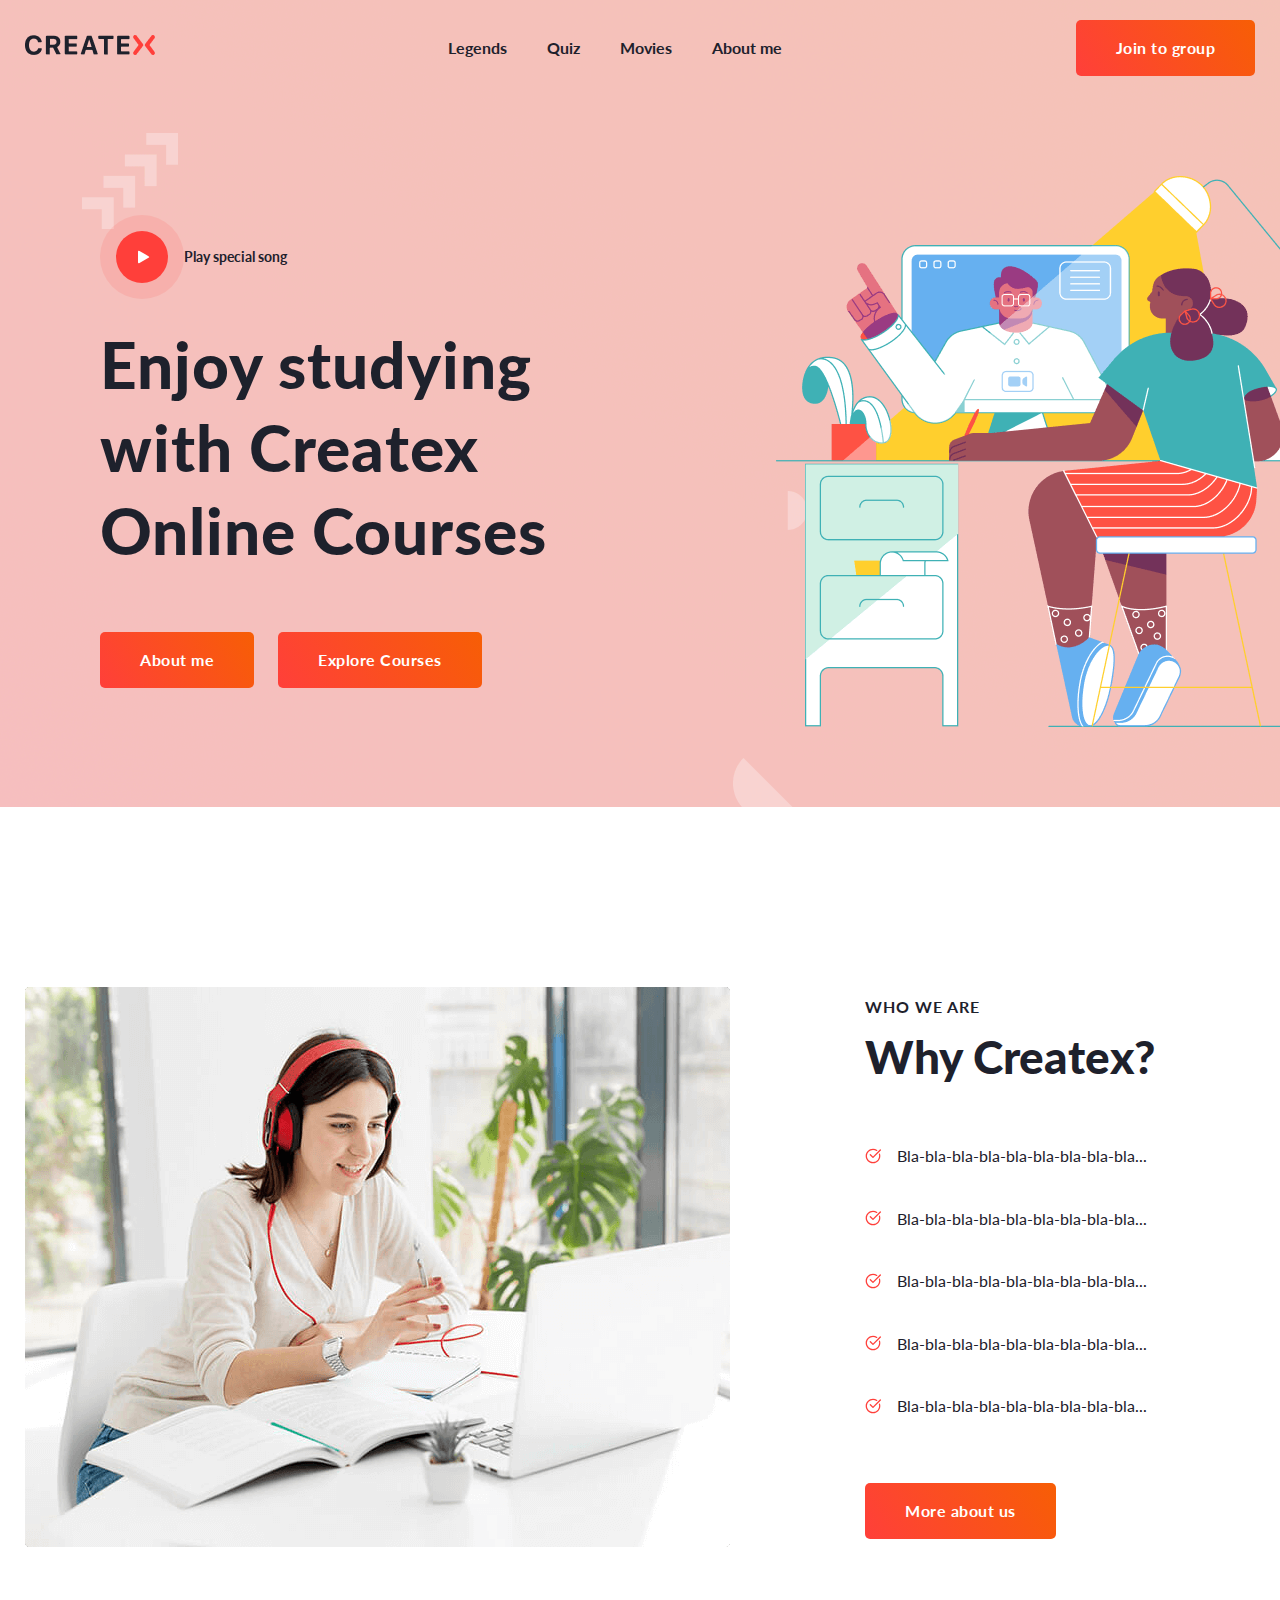
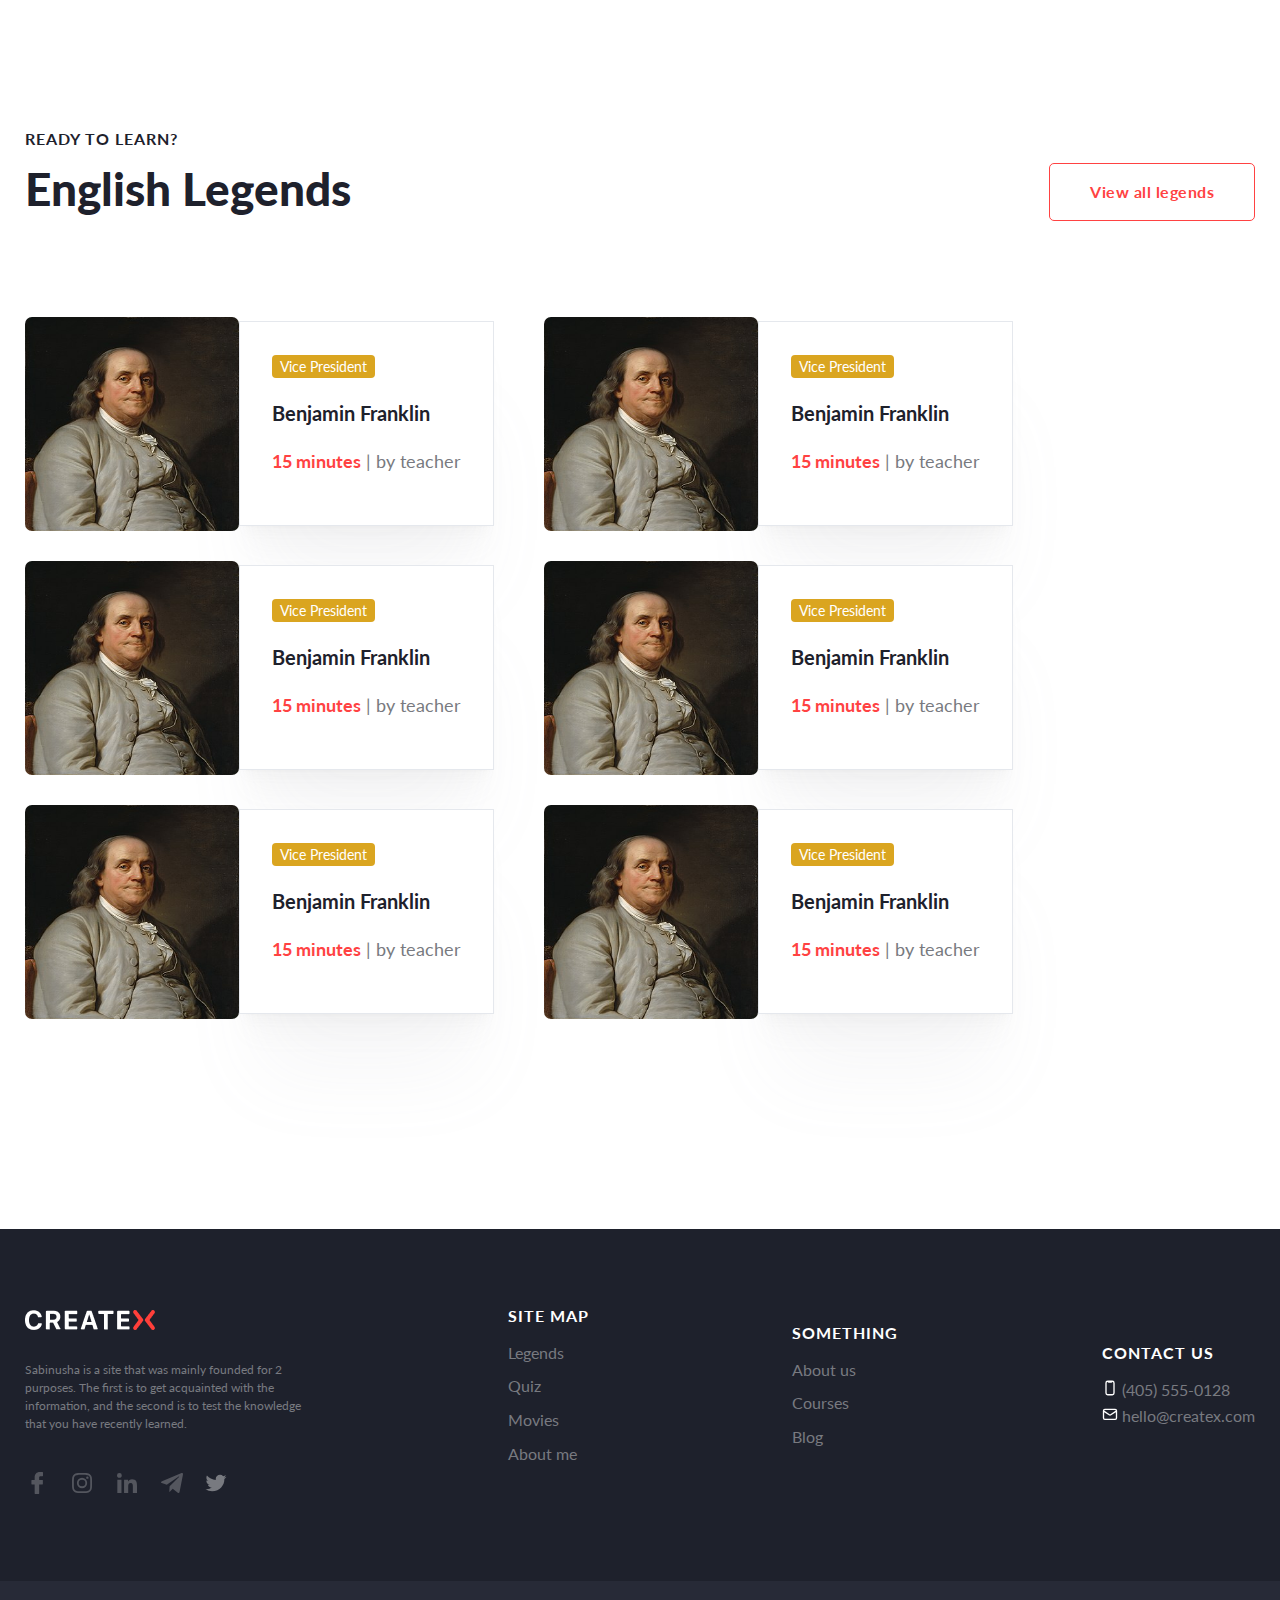
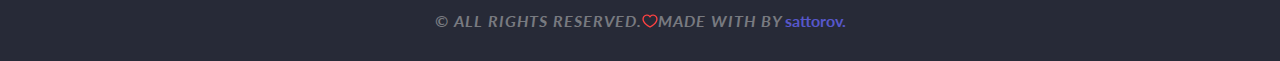
<file: index.html>
<!DOCTYPE html>
<html lang="en">

<head>
    <!-- Meta -->
    <meta charset="UTF-8">
    <meta http-equiv="X-UA-Compatible" content="IE=edge">
    <meta name="viewport" content="width=device-width, initial-scale=1.0">

    <!-- Title -->
    <title>Sabeenah the teacher.</title>

    <!-- Google fonts -->
    <link rel="preconnect" href="https://fonts.googleapis.com">
    <link rel="preconnect" href="https://fonts.gstatic.com" crossorigin>
    <link href="https://fonts.googleapis.com/css2?family=Lato:wght@400;700;900&display=swap" rel="stylesheet">

    <!-- Styles -->
    <link rel="stylesheet" href="css/normalize.css">
    <link rel="stylesheet" href="css/styles.css">
</head>

<body>
    <main class="main-wrapper">
        <!-- SITE-HEADER -->
        <header class="site-header">
            <div class="site-header__container container">
                <a class="site-header__logo-link" href="index.html">
                    <img class="site-header__logo logo" src="img/logo.png" alt="logo">
                </a>
                <ul class="site-header__list">
                    <li class="site-header__item">
                        <a href="legends.html" class="site-header__link">Legends</a>
                    </li>
                    <li class="site-header__item">
                        <a href="#" class="site-header__link">Quiz</a>
                    </li>
                    <li class="site-header__item">
                        <a href="#" class="site-header__link">Movies</a>
                    </li>
                    <li class="site-header__item">
                        <a href="#" class="site-header__link">About me</a>
                    </li>
                </ul>
                <a class="site-header__button button orange-btn" href="#">Join to group</a>
            </div>
        </header>


        <!-- HERO -->
        <section class="hero">
            <div class="hero__container container">
                <div class="hero__content">
                    <div class="hero_play__wrapper">
                        <img class="hero__play-btn" src="img/play-btn-min.svg" alt="play btn">
                        <p class="hero__play-text">Play special song</p>
                    </div>
                    <h2 class="hero__title">Enjoy studying with Createx Online Courses</h2>
                    <div class="hero__link-wrapper">
                        <a class="hero__link-1 button orange-btn" href="#">About me</a>
                        <a class="hero__link-2 button orange-btn" href="#">Explore Courses</a>
                    </div>
                </div>
                <img class="hero__img" src="img/hero-img.png" alt="attention!">
            </div>
        </section>
    </main>


    <!-- MAIN-->
    <section class="main">
        <div class="main__container container">
            <img class="main__img" src="img/main-img.png">
            <div class="main__content">
                <h3 class="main__title-little">who we are</h3>
                <h2 class="main__title-big">Why Createx?</h2>
                <ul class="main__list">
                    <li class="main__item">
                        <img class="main__check-icon" src="img/check-min.svg">
                        <p class="main__text">Bla-bla-bla-bla-bla-bla-bla-bla-bla...</p>
                    </li>
                    <li class="main__item">
                        <img class="main__check-icon" src="img/check-min.svg">
                        <p class="main__text">Bla-bla-bla-bla-bla-bla-bla-bla-bla...</p>
                    </li>
                    <li class="main__item">
                        <img class="main__check-icon" src="img/check-min.svg">
                        <p class="main__text">Bla-bla-bla-bla-bla-bla-bla-bla-bla...</p>
                    </li>
                    <li class="main__item">
                        <img class="main__check-icon" src="img/check-min.svg">
                        <p class="main__text">Bla-bla-bla-bla-bla-bla-bla-bla-bla...</p>
                    </li>
                    <li class="main__item">
                        <img class="main__check-icon" src="img/check-min.svg">
                        <p class="main__text">Bla-bla-bla-bla-bla-bla-bla-bla-bla...</p>
                    </li>
                </ul>
                <a class="main__link button orange-btn" href="#">More about us</a>
            </div>
        </div>
    </section>


    <!-- ENGLISH-LEGENDS - el -->
    <section class="e-l">
        <div class="e-l__container container">

            <header class="e-l__header">
                <div class="e-l__title-wrapper">
                    <h3 class="e-l__title-little">Ready to learn?</h3>
                    <h2 class="e-l__title-big">English Legends</h2>
                </div>
                <a class="e-l__link button" href="#">View all legends</a>
            </header>

            <ul class="e-l__list">
                <!-- 1 -->
                <li class="e-l__item">
                    <div class="legend__wrapper">
                        <img class="legend__img" src="img/benjamin.jpg" alt="legend">
                        <div class="legend__content">
                            <p class="legend__tag gold">Vice President</p>
                            <h2 class="legend__title">Benjamin Franklin</h2>
                            <p class="legend__time-to-read"><strong class="legend-minute">15 minutes</strong> | by teacher</p>
                        </div>
                    </div>
                </li>
                <!-- 2 -->
                <li class="e-l__item">
                    <div class="legend__wrapper">
                        <img class="legend__img" src="img/benjamin.jpg" alt="legend">
                        <div class="legend__content">
                            <p class="legend__tag gold">Vice President</p>
                            <h2 class="legend__title">Benjamin Franklin</h2>
                            <p class="legend__time-to-read"><strong class="legend-minute">15 minutes</strong> | by teacher</p>
                        </div>
                    </div>
                </li>
                <!-- 3 -->
                <li class="e-l__item">
                    <div class="legend__wrapper">
                        <img class="legend__img" src="img/benjamin.jpg" alt="legend">
                        <div class="legend__content">
                            <p class="legend__tag gold">Vice President</p>
                            <h2 class="legend__title">Benjamin Franklin</h2>
                            <p class="legend__time-to-read"><strong class="legend-minute">15 minutes</strong> | by teacher</p>
                        </div>
                    </div>
                </li>
                <!-- 4 -->
                <li class="e-l__item">
                    <div class="legend__wrapper">
                        <img class="legend__img" src="img/benjamin.jpg" alt="legend">
                        <div class="legend__content">
                            <p class="legend__tag gold">Vice President</p>
                            <h2 class="legend__title">Benjamin Franklin</h2>
                            <p class="legend__time-to-read"><strong class="legend-minute">15 minutes</strong> | by teacher</p>
                        </div>
                    </div>
                </li>
                <!-- 5 -->
                <li class="e-l__item">
                    <div class="legend__wrapper">
                        <img class="legend__img" src="img/benjamin.jpg" alt="legend">
                        <div class="legend__content">
                            <p class="legend__tag gold">Vice President</p>
                            <h2 class="legend__title">Benjamin Franklin</h2>
                            <p class="legend__time-to-read"><strong class="legend-minute">15 minutes</strong> | by teacher</p>
                        </div>
                    </div>
                </li>
                <!-- 6 -->
                <li class="e-l__item">
                    <div class="legend__wrapper">
                        <img class="legend__img" src="img/benjamin.jpg" alt="legend">
                        <div class="legend__content">
                            <p class="legend__tag gold">Vice President</p>
                            <h2 class="legend__title">Benjamin Franklin</h2>
                            <p class="legend__time-to-read"><strong class="legend-minute">15 minutes</strong> | by teacher</p>
                        </div>
                    </div>
                </li>
            </ul>
        </div>
    </section>


    <!-- SITE-FOOTER -->
    <footer class="site-footer">
        <div class="site-footer__container container">
            <!-- 1st -->
            <div class="site-footer__1st">
                <a class="site-footer__1st__logo-link" href="index.html">
                    <img class="site-footer__1st__logo" src="img/logo-footer.png" alt="logo">
                </a>
                <p class="site-footer__1st__text">Sabinusha is a site that was mainly founded for 2 purposes. The first is to get acquainted with the information, and the second is to test the knowledge that you have recently learned.</p>
                <ul class="site-footer__1st__list">
                    <li class="site-footer__1st__item">
                        <a class="site-footer__1st__link" href="#">
                            <svg width="24" height="24" fill="none" xmlns="http://www.w3.org/2000/svg"><path d="M17.563 1.005 14.786 1c-3.12 0-5.137 2.125-5.137 5.414v2.497H6.857c-.242 0-.437.2-.437.448v3.617c0 .248.196.449.437.449h2.792v9.126c0 .248.195.449.437.449h3.643a.443.443 0 0 0 .437-.449v-9.126h3.265c.241 0 .436-.2.436-.449l.002-3.617a.456.456 0 0 0-.128-.317.431.431 0 0 0-.31-.131h-3.265V6.794c0-1.017.236-1.533 1.525-1.533h1.871c.241 0 .437-.202.437-.45V1.454a.443.443 0 0 0-.436-.448z" fill="currentColor" opacity=".6"/></svg>
                        </a>
                    </li>
                    <li class="site-footer__1st__item">
                        <a class="site-footer__1st__link" href="#">
                            <svg width="24" height="24" fill="none" xmlns="http://www.w3.org/2000/svg"><g opacity=".6" fill="currentColor"><path d="M21.98 7.88c-.046-1.063-.218-1.793-.464-2.426a4.88 4.88 0 0 0-1.157-1.774 4.922 4.922 0 0 0-1.77-1.153c-.637-.246-1.363-.418-2.426-.464-1.07-.051-1.41-.063-4.126-.063-2.715 0-3.055.012-4.122.059-1.062.046-1.793.218-2.426.464A4.88 4.88 0 0 0 3.715 3.68a4.924 4.924 0 0 0-1.152 1.77c-.247.637-.418 1.363-.465 2.426-.051 1.07-.063 1.41-.063 4.126 0 2.715.012 3.055.059 4.122.047 1.063.219 1.793.465 2.426a4.932 4.932 0 0 0 1.156 1.774c.5.508 1.106.902 1.77 1.152.637.247 1.364.419 2.426.465 1.067.047 1.407.059 4.122.059 2.716 0 3.056-.012 4.122-.059 1.063-.046 1.793-.218 2.426-.464a5.116 5.116 0 0 0 2.927-2.927c.246-.637.418-1.364.465-2.426.047-1.067.058-1.407.058-4.122s-.004-3.055-.05-4.122zm-1.8 8.166c-.044.977-.208 1.504-.345 1.855a3.317 3.317 0 0 1-1.898 1.9c-.352.136-.883.3-1.856.343-1.055.047-1.371.059-4.04.059-2.668 0-2.989-.012-4.04-.059-.977-.043-1.504-.207-1.856-.344a3.077 3.077 0 0 1-1.148-.746 3.11 3.11 0 0 1-.747-1.148c-.136-.352-.3-.883-.343-1.856-.047-1.055-.059-1.372-.059-4.04 0-2.669.012-2.99.059-4.04.043-.977.207-1.504.343-1.856A3.04 3.04 0 0 1 5 4.965a3.105 3.105 0 0 1 1.15-.746c.35-.137.882-.3 1.855-.344 1.055-.046 1.372-.058 4.04-.058 2.672 0 2.989.012 4.04.058.977.043 1.504.207 1.856.344.433.16.828.414 1.148.746.332.325.586.715.747 1.15.136.35.3.882.343 1.855.047 1.055.059 1.371.059 4.04 0 2.668-.012 2.98-.059 4.036z"/><path d="M12.037 6.864A5.139 5.139 0 0 0 6.9 12.002a5.139 5.139 0 1 0 5.138-5.138zm0 8.47a3.333 3.333 0 1 1 .001-6.666 3.333 3.333 0 0 1 0 6.667zM18.578 6.661a1.2 1.2 0 1 1-2.4 0 1.2 1.2 0 0 1 2.4 0z"/></g></svg>
                        </a>
                    </li>
                    <li class="site-footer__1st__item">
                        <a class="site-footer__1st__link" href="#">
                            <svg width="24" height="24" fill="none" xmlns="http://www.w3.org/2000/svg"><g opacity=".6" fill="currentColor"><path d="M21.995 22H22v-7.336c0-3.588-.773-6.352-4.968-6.352-2.016 0-3.37 1.106-3.922 2.155h-.058v-1.82H9.074v13.352h4.142v-6.611c0-1.741.33-3.425 2.486-3.425 2.124 0 2.156 1.987 2.156 3.536V22h4.137zM2.33 8.648h4.147V22H2.33V8.648zM4.402 2A2.402 2.402 0 0 0 2 4.402c0 1.325 1.076 2.424 2.402 2.424 1.325 0 2.401-1.098 2.401-2.424A2.403 2.403 0 0 0 4.402 2z"/></g></svg>
                        </a>
                    </li>
                    <li class="site-footer__1st__item">
                        <a class="site-footer__1st__link" href="#">
                            <svg width="24" height="24" fill="none" xmlns="http://www.w3.org/2000/svg"><path d="m9.633 15.181-.364 5.584c.52 0 .746-.244 1.016-.537l2.441-2.545 5.059 4.041c.927.564 1.581.267 1.831-.93l3.32-16.973h.001c.295-1.497-.495-2.082-1.4-1.715L2.022 10.257c-1.332.564-1.311 1.374-.226 1.741l4.99 1.693 11.59-7.91c.545-.395 1.04-.177.633.217l-9.375 9.183z" fill="currentColor" opacity=".6"/></svg>
                        </a>
                    </li>
                    <li class="site-footer__1st__item">
                        <a class="site-footer__1st__link" href="#">
                            <svg width="22" height="18" fill="none" xmlns="http://www.w3.org/2000/svg"><path d="M21.5 2.772a8.902 8.902 0 0 1-2.474.65 4.18 4.18 0 0 0 1.894-2.28 8.922 8.922 0 0 1-2.737 1A4.387 4.387 0 0 0 15.038.84c-2.379 0-4.308 1.847-4.308 4.124 0 .323.038.638.112.94-3.58-.173-6.754-1.815-8.879-4.31a3.962 3.962 0 0 0-.583 2.073c0 1.431.762 2.694 1.916 3.433a4.455 4.455 0 0 1-1.95-.518v.052c0 1.997 1.485 3.665 3.454 4.044-.36.093-.741.145-1.135.145a4.31 4.31 0 0 1-.81-.077c.548 1.64 2.138 2.832 4.023 2.865a8.89 8.89 0 0 1-5.35 1.763c-.348 0-.69-.02-1.028-.057a12.572 12.572 0 0 0 6.603 1.856c7.925 0 12.257-6.285 12.257-11.736l-.015-.534a8.412 8.412 0 0 0 2.155-2.13z" fill="currentColor"/></svg>
                        </a>
                    </li>
                </ul>
            </div>
            <!-- 2nd -->
            <div class="site-footer__2nd center-p">
                <h3 class="site-footer__2nd__title">Site map</h3>
                <ul class="site-footer__2nd__list">
                    <li class="site-footer__2nd__item">
                        <a class="site-footer__2nd__link" href="legends.html">Legends</a>
                    </li>
                    <li class="site-footer__2nd__item">
                        <a class="site-footer__2nd__link" href="#">Quiz</a>
                    </li>
                    <li class="site-footer__2nd__item">
                        <a class="site-footer__2nd__link" href="#">Movies</a>
                    </li>
                    <li class="site-footer__2nd__item">
                        <a class="site-footer__2nd__link" href="#">About me</a>
                    </li>
                </ul>
            </div>
            <!-- 3rd -->
            <div class="site-footer__3rd center-p">
                <h3 class="site-footer__3rd__title">Something</h3>
                <ul class="site-footer__3rd__list">
                    <li class="site-footer__3rd__item">
                        <a class="site-footer__3rd__link" href="#">About us</a>
                    </li>
                    <li class="site-footer__3rd__item">
                        <a class="site-footer__3rd__link" href="#">Courses</a>
                    </li>
                    <li class="site-footer__3rd__item">
                        <a class="site-footer__3rd__link" href="#">Blog</a>
                    </li>
                </ul>
            </div>
            <!-- 4th -->
            <div class="site-footer__4th center-p">
                <h3 class="site-footer__4th__title">Contact us</h3>
                <ul class="site-footer__4th__list">
                    <li class="site-footer__4th__item">
                        <img class="site-footer__4th__icon" src="img/iPhone-min.svg" alt="">
                        <a class="site-footer__4th__link" href="#">(405) 555-0128</a>
                    </li>
                    <li class="site-footer__4th__item">
                        <img class="site-footer__4th__icon" src="img/Mail-min.svg" alt="">
                        <a class="site-footer__4th__link" href="#">hello@createx.com</a>
                    </li>
                </ul>
            </div>
        </div>
    </footer>


    <!-- footer-bottom -->
    <div class="site-footer__bottom">
        <div class="site-footer__bottom__container container">
            <h3 class="site-footer__bottom-text">© All rights reserved.</h3>
            <img class="site-footer__bottom-img" src="img/Heart-min.svg" alt="heart">
            <h3 class="site-footer__bottom-text">Made with by </h3>
            <a class="s2trv" href="https://t.me/thtflx"><strong>sattorov.</strong></a>
        </div>
    </div>

    <script src="js/main.js"></script>
</body>

</html>
</file>
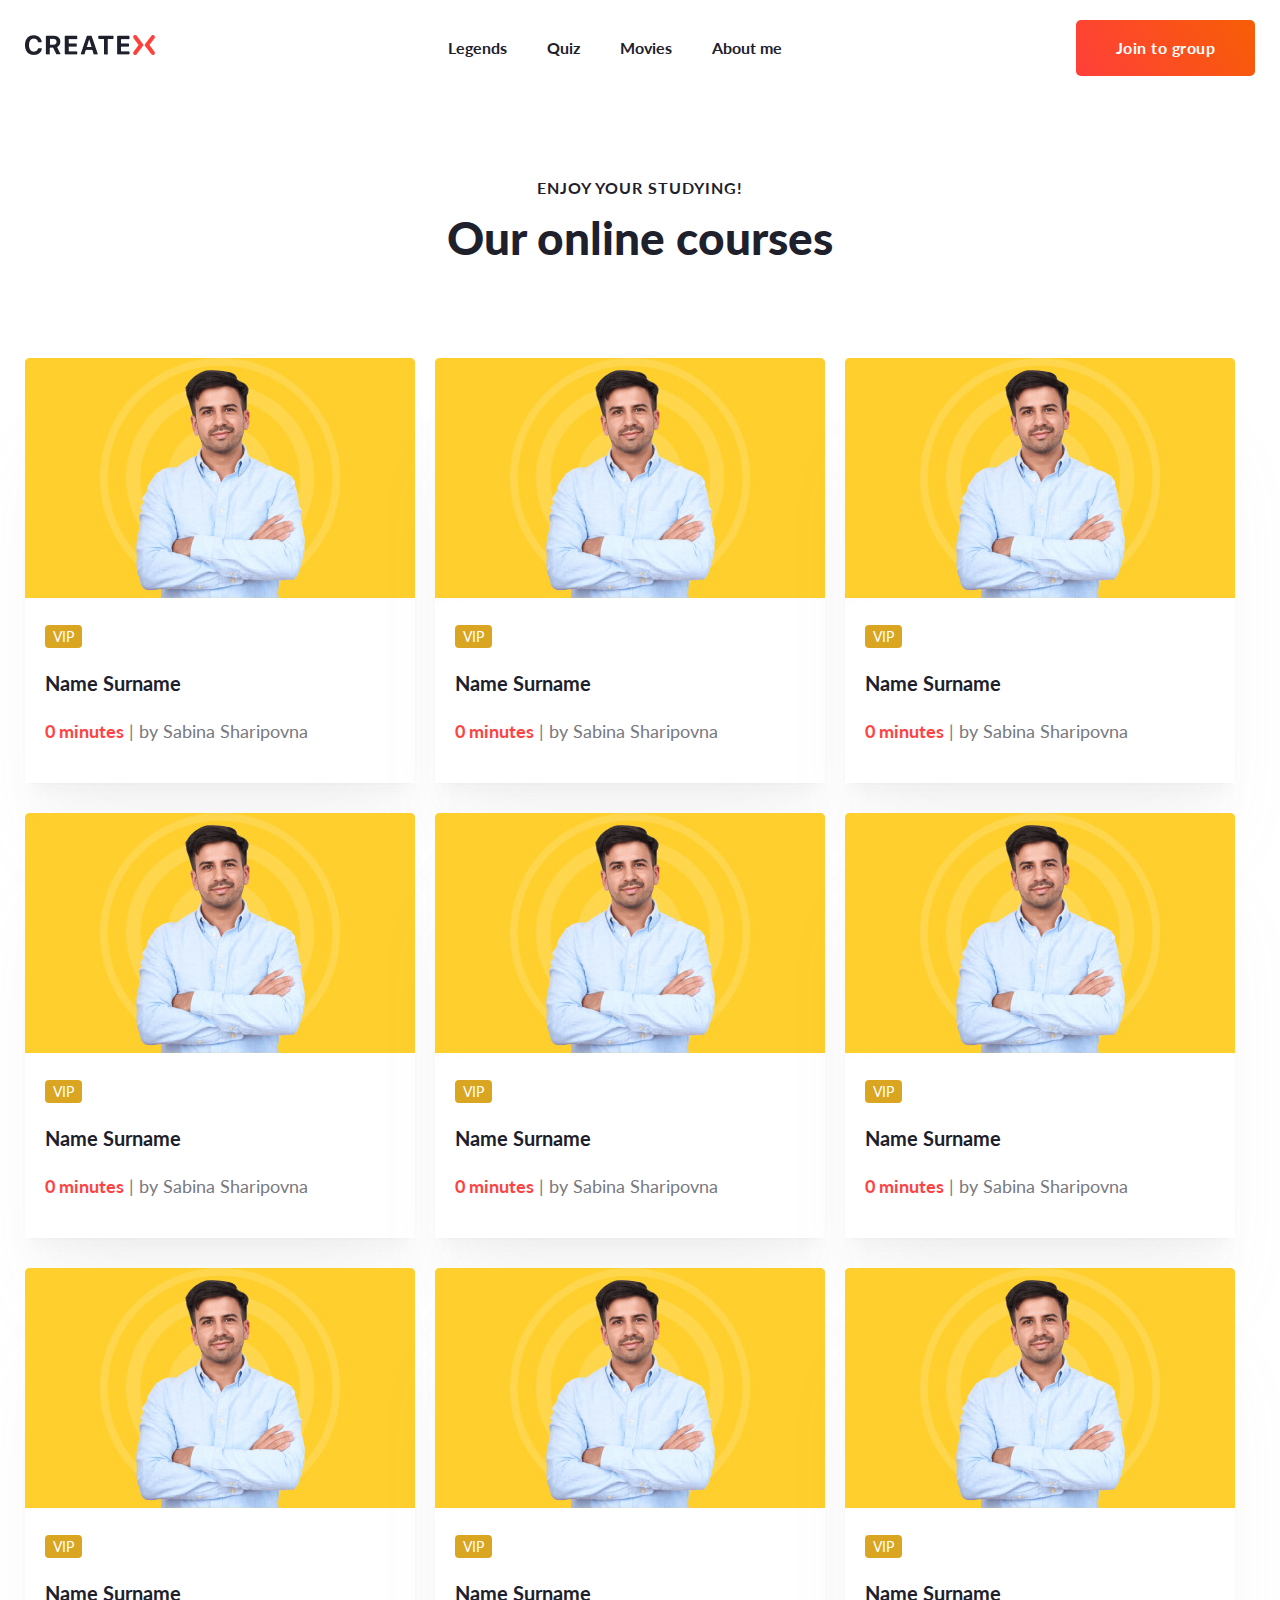
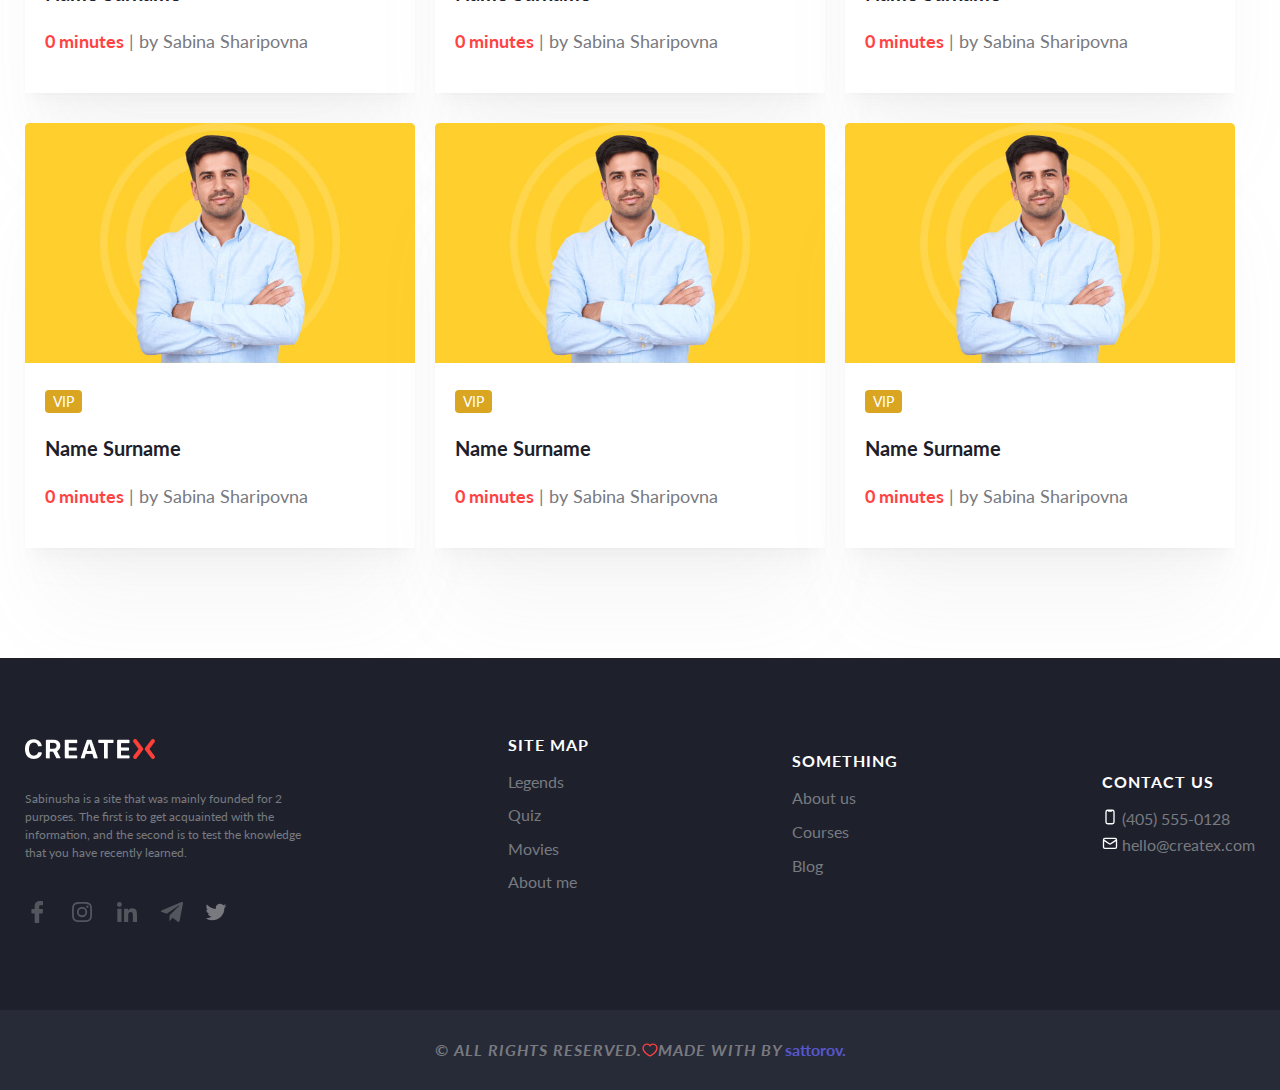
<file: legends.html>
<!DOCTYPE html>
<html lang="en">

<head>
    <!-- Meta -->
    <meta charset="UTF-8">
    <meta http-equiv="X-UA-Compatible" content="IE=edge">
    <meta name="viewport" content="width=device-width, initial-scale=1.0">

    <!-- Title -->
    <title>Legends</title>

    <!-- Google fonts -->
    <link rel="preconnect" href="https://fonts.googleapis.com">
    <link rel="preconnect" href="https://fonts.gstatic.com" crossorigin>
    <link href="https://fonts.googleapis.com/css2?family=Lato:wght@400;700;900&display=swap" rel="stylesheet">

    <!-- Styles -->
    <link rel="stylesheet" href="css/styles.css">
</head>

<body>
    <!-- SITE-HEADER -->
    <header class="site-header">
        <div class="site-header__container container">
            <a class="site-header__logo-link" href="index.html">
                <img class="site-header__logo logo" src="img/logo.png" alt="logo">
            </a>
            <ul class="site-header__list">
                <li class="site-header__item">
                    <a href="legends.html" class="site-header__link">Legends</a>
                </li>
                <li class="site-header__item">
                    <a href="#" class="site-header__link">Quiz</a>
                </li>
                <li class="site-header__item">
                    <a href="#" class="site-header__link">Movies</a>
                </li>
                <li class="site-header__item">
                    <a href="#" class="site-header__link">About me</a>
                </li>
            </ul>
            <a class="site-header__button button orange-btn" href="#">Join to group</a>
        </div>
    </header>

    <!-- LEGENDS -->
    <section class="legends">
        <div class="legends__container container">
            <h3 class="legends__title-little">Enjoy your studying!</h3>
            <h2 class="legends__title-big">Our online courses</h2>
            <ul class="legends__list">
                <!-- 1 -->
                <li class="legends__item">
                    <div class="legends__wrapper">
                        <img class="legends__img" src="img/legend.png" alt="legend">
                        <div class="legends__content">
                            <p class="legend__tag gold">VIP</p>
                            <h2 class="legend__title">Name Surname</h2>
                            <p class="legend__time-to-read"><strong class="legend-minute">0 minutes</strong> | by Sabina Sharipovna</p>
                        </div>
                    </div>
                </li>
                <!-- 2 -->
                <li class="legends__item">
                    <div class="legends__wrapper">
                        <img class="legends__img" src="img/legend.png" alt="legend">
                        <div class="legends__content">
                            <p class="legend__tag gold">VIP</p>
                            <h2 class="legend__title">Name Surname</h2>
                            <p class="legend__time-to-read"><strong class="legend-minute">0 minutes</strong> | by Sabina Sharipovna</p>
                        </div>
                    </div>
                </li>
                <!-- 3 -->
                <li class="legends__item">
                    <div class="legends__wrapper">
                        <img class="legends__img" src="img/legend.png" alt="legend">
                        <div class="legends__content">
                            <p class="legend__tag gold">VIP</p>
                            <h2 class="legend__title">Name Surname</h2>
                            <p class="legend__time-to-read"><strong class="legend-minute">0 minutes</strong> | by Sabina Sharipovna</p>
                        </div>
                    </div>
                </li>
                <!-- 4 -->
                <li class="legends__item">
                    <div class="legends__wrapper">
                        <img class="legends__img" src="img/legend.png" alt="legend">
                        <div class="legends__content">
                            <p class="legend__tag gold">VIP</p>
                            <h2 class="legend__title">Name Surname</h2>
                            <p class="legend__time-to-read"><strong class="legend-minute">0 minutes</strong> | by Sabina Sharipovna</p>
                        </div>
                    </div>
                </li>
                <!-- 5 -->
                <li class="legends__item">
                    <div class="legends__wrapper">
                        <img class="legends__img" src="img/legend.png" alt="legend">
                        <div class="legends__content">
                            <p class="legend__tag gold">VIP</p>
                            <h2 class="legend__title">Name Surname</h2>
                            <p class="legend__time-to-read"><strong class="legend-minute">0 minutes</strong> | by Sabina Sharipovna</p>
                        </div>
                    </div>
                </li>
                <!-- 6 -->
                <li class="legends__item">
                    <div class="legends__wrapper">
                        <img class="legends__img" src="img/legend.png" alt="legend">
                        <div class="legends__content">
                            <p class="legend__tag gold">VIP</p>
                            <h2 class="legend__title">Name Surname</h2>
                            <p class="legend__time-to-read"><strong class="legend-minute">0 minutes</strong> | by Sabina Sharipovna</p>
                        </div>
                    </div>
                </li>
                <!-- 7 -->
                <li class="legends__item">
                    <div class="legends__wrapper">
                        <img class="legends__img" src="img/legend.png" alt="legend">
                        <div class="legends__content">
                            <p class="legend__tag gold">VIP</p>
                            <h2 class="legend__title">Name Surname</h2>
                            <p class="legend__time-to-read"><strong class="legend-minute">0 minutes</strong> | by Sabina Sharipovna</p>
                        </div>
                    </div>
                </li>
                <!-- 8 -->
                <li class="legends__item">
                    <div class="legends__wrapper">
                        <img class="legends__img" src="img/legend.png" alt="legend">
                        <div class="legends__content">
                            <p class="legend__tag gold">VIP</p>
                            <h2 class="legend__title">Name Surname</h2>
                            <p class="legend__time-to-read"><strong class="legend-minute">0 minutes</strong> | by Sabina Sharipovna</p>
                        </div>
                    </div>
                </li>
                <!-- 9 -->
                <li class="legends__item">
                    <div class="legends__wrapper">
                        <img class="legends__img" src="img/legend.png" alt="legend">
                        <div class="legends__content">
                            <p class="legend__tag gold">VIP</p>
                            <h2 class="legend__title">Name Surname</h2>
                            <p class="legend__time-to-read"><strong class="legend-minute">0 minutes</strong> | by Sabina Sharipovna</p>
                        </div>
                    </div>
                </li>
                <!-- 10 -->
                <li class="legends__item">
                    <div class="legends__wrapper">
                        <img class="legends__img" src="img/legend.png" alt="legend">
                        <div class="legends__content">
                            <p class="legend__tag gold">VIP</p>
                            <h2 class="legend__title">Name Surname</h2>
                            <p class="legend__time-to-read"><strong class="legend-minute">0 minutes</strong> | by Sabina Sharipovna</p>
                        </div>
                    </div>
                </li>
                <!-- 11 -->
                <li class="legends__item">
                    <div class="legends__wrapper">
                        <img class="legends__img" src="img/legend.png" alt="legend">
                        <div class="legends__content">
                            <p class="legend__tag gold">VIP</p>
                            <h2 class="legend__title">Name Surname</h2>
                            <p class="legend__time-to-read"><strong class="legend-minute">0 minutes</strong> | by Sabina Sharipovna</p>
                        </div>
                    </div>
                </li>
                <!-- 12 -->
                <li class="legends__item">
                    <div class="legends__wrapper">
                        <img class="legends__img" src="img/legend.png" alt="legend">
                        <div class="legends__content">
                            <p class="legend__tag gold">VIP</p>
                            <h2 class="legend__title">Name Surname</h2>
                            <p class="legend__time-to-read"><strong class="legend-minute">0 minutes</strong> | by Sabina Sharipovna</p>
                        </div>
                    </div>
                </li>
            </ul>
        </div>
    </section>


    <!-- SITE-FOOTER -->
    <footer class="site-footer">
        <div class="site-footer__container container">
            <!-- 1st -->
            <div class="site-footer__1st">
                <a class="site-footer__1st__logo-link" href="index.html">
                    <img class="site-footer__1st__logo" src="img/logo-footer.png" alt="logo">
                </a>
                <p class="site-footer__1st__text">Sabinusha is a site that was mainly founded for 2 purposes. The first is to get acquainted with the information, and the second is to test the knowledge that you have recently learned.</p>
                <ul class="site-footer__1st__list">
                    <li class="site-footer__1st__item">
                        <a class="site-footer__1st__link" href="#">
                            <svg width="24" height="24" fill="none" xmlns="http://www.w3.org/2000/svg"><path d="M17.563 1.005 14.786 1c-3.12 0-5.137 2.125-5.137 5.414v2.497H6.857c-.242 0-.437.2-.437.448v3.617c0 .248.196.449.437.449h2.792v9.126c0 .248.195.449.437.449h3.643a.443.443 0 0 0 .437-.449v-9.126h3.265c.241 0 .436-.2.436-.449l.002-3.617a.456.456 0 0 0-.128-.317.431.431 0 0 0-.31-.131h-3.265V6.794c0-1.017.236-1.533 1.525-1.533h1.871c.241 0 .437-.202.437-.45V1.454a.443.443 0 0 0-.436-.448z" fill="currentColor" opacity=".6"/></svg>
                        </a>
                    </li>
                    <li class="site-footer__1st__item">
                        <a class="site-footer__1st__link" href="#">
                            <svg width="24" height="24" fill="none" xmlns="http://www.w3.org/2000/svg"><g opacity=".6" fill="currentColor"><path d="M21.98 7.88c-.046-1.063-.218-1.793-.464-2.426a4.88 4.88 0 0 0-1.157-1.774 4.922 4.922 0 0 0-1.77-1.153c-.637-.246-1.363-.418-2.426-.464-1.07-.051-1.41-.063-4.126-.063-2.715 0-3.055.012-4.122.059-1.062.046-1.793.218-2.426.464A4.88 4.88 0 0 0 3.715 3.68a4.924 4.924 0 0 0-1.152 1.77c-.247.637-.418 1.363-.465 2.426-.051 1.07-.063 1.41-.063 4.126 0 2.715.012 3.055.059 4.122.047 1.063.219 1.793.465 2.426a4.932 4.932 0 0 0 1.156 1.774c.5.508 1.106.902 1.77 1.152.637.247 1.364.419 2.426.465 1.067.047 1.407.059 4.122.059 2.716 0 3.056-.012 4.122-.059 1.063-.046 1.793-.218 2.426-.464a5.116 5.116 0 0 0 2.927-2.927c.246-.637.418-1.364.465-2.426.047-1.067.058-1.407.058-4.122s-.004-3.055-.05-4.122zm-1.8 8.166c-.044.977-.208 1.504-.345 1.855a3.317 3.317 0 0 1-1.898 1.9c-.352.136-.883.3-1.856.343-1.055.047-1.371.059-4.04.059-2.668 0-2.989-.012-4.04-.059-.977-.043-1.504-.207-1.856-.344a3.077 3.077 0 0 1-1.148-.746 3.11 3.11 0 0 1-.747-1.148c-.136-.352-.3-.883-.343-1.856-.047-1.055-.059-1.372-.059-4.04 0-2.669.012-2.99.059-4.04.043-.977.207-1.504.343-1.856A3.04 3.04 0 0 1 5 4.965a3.105 3.105 0 0 1 1.15-.746c.35-.137.882-.3 1.855-.344 1.055-.046 1.372-.058 4.04-.058 2.672 0 2.989.012 4.04.058.977.043 1.504.207 1.856.344.433.16.828.414 1.148.746.332.325.586.715.747 1.15.136.35.3.882.343 1.855.047 1.055.059 1.371.059 4.04 0 2.668-.012 2.98-.059 4.036z"/><path d="M12.037 6.864A5.139 5.139 0 0 0 6.9 12.002a5.139 5.139 0 1 0 5.138-5.138zm0 8.47a3.333 3.333 0 1 1 .001-6.666 3.333 3.333 0 0 1 0 6.667zM18.578 6.661a1.2 1.2 0 1 1-2.4 0 1.2 1.2 0 0 1 2.4 0z"/></g></svg>
                        </a>
                    </li>
                    <li class="site-footer__1st__item">
                        <a class="site-footer__1st__link" href="#">
                            <svg width="24" height="24" fill="none" xmlns="http://www.w3.org/2000/svg"><g opacity=".6" fill="currentColor"><path d="M21.995 22H22v-7.336c0-3.588-.773-6.352-4.968-6.352-2.016 0-3.37 1.106-3.922 2.155h-.058v-1.82H9.074v13.352h4.142v-6.611c0-1.741.33-3.425 2.486-3.425 2.124 0 2.156 1.987 2.156 3.536V22h4.137zM2.33 8.648h4.147V22H2.33V8.648zM4.402 2A2.402 2.402 0 0 0 2 4.402c0 1.325 1.076 2.424 2.402 2.424 1.325 0 2.401-1.098 2.401-2.424A2.403 2.403 0 0 0 4.402 2z"/></g></svg>
                        </a>
                    </li>
                    <li class="site-footer__1st__item">
                        <a class="site-footer__1st__link" href="#">
                            <svg width="24" height="24" fill="none" xmlns="http://www.w3.org/2000/svg"><path d="m9.633 15.181-.364 5.584c.52 0 .746-.244 1.016-.537l2.441-2.545 5.059 4.041c.927.564 1.581.267 1.831-.93l3.32-16.973h.001c.295-1.497-.495-2.082-1.4-1.715L2.022 10.257c-1.332.564-1.311 1.374-.226 1.741l4.99 1.693 11.59-7.91c.545-.395 1.04-.177.633.217l-9.375 9.183z" fill="currentColor" opacity=".6"/></svg>
                        </a>
                    </li>
                    <li class="site-footer__1st__item">
                        <a class="site-footer__1st__link" href="#">
                            <svg width="22" height="18" fill="none" xmlns="http://www.w3.org/2000/svg"><path d="M21.5 2.772a8.902 8.902 0 0 1-2.474.65 4.18 4.18 0 0 0 1.894-2.28 8.922 8.922 0 0 1-2.737 1A4.387 4.387 0 0 0 15.038.84c-2.379 0-4.308 1.847-4.308 4.124 0 .323.038.638.112.94-3.58-.173-6.754-1.815-8.879-4.31a3.962 3.962 0 0 0-.583 2.073c0 1.431.762 2.694 1.916 3.433a4.455 4.455 0 0 1-1.95-.518v.052c0 1.997 1.485 3.665 3.454 4.044-.36.093-.741.145-1.135.145a4.31 4.31 0 0 1-.81-.077c.548 1.64 2.138 2.832 4.023 2.865a8.89 8.89 0 0 1-5.35 1.763c-.348 0-.69-.02-1.028-.057a12.572 12.572 0 0 0 6.603 1.856c7.925 0 12.257-6.285 12.257-11.736l-.015-.534a8.412 8.412 0 0 0 2.155-2.13z" fill="currentColor"/></svg>
                        </a>
                    </li>
                </ul>
            </div>
            <!-- 2nd -->
            <div class="site-footer__2nd center-p">
                <h3 class="site-footer__2nd__title">Site map</h3>
                <ul class="site-footer__2nd__list">
                    <li class="site-footer__2nd__item">
                        <a class="site-footer__2nd__link" href="legends.html">Legends</a>
                    </li>
                    <li class="site-footer__2nd__item">
                        <a class="site-footer__2nd__link" href="#">Quiz</a>
                    </li>
                    <li class="site-footer__2nd__item">
                        <a class="site-footer__2nd__link" href="#">Movies</a>
                    </li>
                    <li class="site-footer__2nd__item">
                        <a class="site-footer__2nd__link" href="#">About me</a>
                    </li>
                </ul>
            </div>
            <!-- 3rd -->
            <div class="site-footer__3rd center-p">
                <h3 class="site-footer__3rd__title">Something</h3>
                <ul class="site-footer__3rd__list">
                    <li class="site-footer__3rd__item">
                        <a class="site-footer__3rd__link" href="#">About us</a>
                    </li>
                    <li class="site-footer__3rd__item">
                        <a class="site-footer__3rd__link" href="#">Courses</a>
                    </li>
                    <li class="site-footer__3rd__item">
                        <a class="site-footer__3rd__link" href="#">Blog</a>
                    </li>
                </ul>
            </div>
            <!-- 4th -->
            <div class="site-footer__4th center-p">
                <h3 class="site-footer__4th__title">Contact us</h3>
                <ul class="site-footer__4th__list">
                    <li class="site-footer__4th__item">
                        <img class="site-footer__4th__icon" src="img/iPhone-min.svg" alt="">
                        <a class="site-footer__4th__link" href="#">(405) 555-0128</a>
                    </li>
                    <li class="site-footer__4th__item">
                        <img class="site-footer__4th__icon" src="img/Mail-min.svg" alt="">
                        <a class="site-footer__4th__link" href="#">hello@createx.com</a>
                    </li>
                </ul>
            </div>
        </div>
    </footer>


    <!-- footer-bottom -->
    <div class="site-footer__bottom">
        <div class="site-footer__bottom__container container">
            <h3 class="site-footer__bottom-text">© All rights reserved.</h3>
            <img class="site-footer__bottom-img" src="img/Heart-min.svg" alt="heart">
            <h3 class="site-footer__bottom-text">Made with by </h3>
            <a class="s2trv" href="https://t.me/thtflx"><strong>sattorov.</strong></a>
        </div>
    </div>

    <script src="js/main.js"></script>
</body>

</html>
</file>
<file: css/styles.css>
/* the latest themes */


/* night owl, shades of purple, celestial, andromeda, laserwave */


/*CUSTOM-PROPS */

:root {
    /* --bg-color: #f2efef; */
    --text-color: #1E212C;
    --white: #FFF;
    --red: #FF4242;
    --gray: #787A80;
    --green: #03CEA4;
    --yellow: #F89828;
    --blue: #5A87FC;
    --pink: #F52F6E;
    --footer-color: rgba(30, 33, 44, 1);
    --white-smoke: #F5F5F5;
    --footer-bottom-color: rgb(39, 42, 55);
    --dark-blue: rgb(87, 87, 202);
    /* other theme */
    --dark: #171836;
    --golden: #DAA520;
}


/* GLOBAL */

*:focus {
    outline: 3px dotted var();
    outline-offset: 3px;
}

html {
    height: 100%;
    scroll-behavior: smooth;
    box-sizing: border-box;
}

*,
*::before,
*::after {
    box-sizing: inherit;
}

body {
    display: flex;
    flex-direction: column;
    height: 100%;
    padding: 0;
    margin: 0;
    font-size: 16px;
    line-height: 1.5;
    font-family: 'Lato', sans-serif;
    color: var(--text-color);
    background-color: var(--white);
    /* background-color: var(--dark); */
}

img {
    max-width: 100%;
    height: auto;
}


/* AUTOFILL-STYLES */


/*input:-webkit-autofill,
input:-webkit-autofill:hover,
input:-webkit-autofill:focus,
textarea:-webkit-autofill,
textarea:-webkit-autofill:hover,
textarea:-webkit-autofill:focus,
select:-webkit-autofill,
select:-webkit-autofill:hover,
select:-webkit-autofill:focus {
  border-color: transparent;
  -webkit-text-fill-color: inherit;
  -webkit-box-shadow: 0 0 0px 1000px #fff inset;
}*/


/* PLACEHOLDER-STYLES */


/*::-webkit-input-placeholder,
::-moz-placeholder,
:-ms-input-placeholder,
:-moz-placeholder {
  color: rgba(52, 49, 61, 0.5);
  opacity: 1;
}*/


/* VISUALLY-HIDDEN */

.visually-hidden {
    position: absolute;
    width: 1px;
    height: 1px;
    margin: -1px;
    border: 0;
    padding: 0;
    clip: rect(0 0 0 0);
    overflow: hidden;
}


/* CONTAINER */

.container {
    width: 100%;
    max-width: 1270px;
    padding-left: 20px;
    padding-right: 20px;
    margin-right: auto;
    margin-left: auto;
}


/* MAIN-CONTENT */

.main-content {
    flex-grow: 1;
}


/* BUTTON */

.button {
    display: inline-block;
    padding: 2px 40px;
    align-items: center;
    text-align: center;
    letter-spacing: 0.5px;
    cursor: pointer;
    border-radius: 5px;
    font-weight: 700;
    font-size: 16px;
    line-height: 52px;
    color: var(--white);
    text-decoration: none;
}

.orange-btn {
    background: linear-gradient(55.95deg, #FF3F3A 0%, #F75E05 100%);
}

.button:active {
    opacity: 0.6;
}

.e-l__link {
    border: 1px solid var(--red);
    /* border-image-source: linear-gradient(55.95deg, #FF3F3A 0%, #F75E05 100%); */
    background-color: transparent;
    color: var(--red);
}


/* MAIN-WRAPPER */

.main-wrapper {
    background-image: url('../img/background.png');
    /* background-position: center center; */
    background-repeat: no-repeat;
    background-color: rgba(233, 190, 197, 0.5);
    /* background-color: #0d15ec8c; */
}


/* SITE-HEADER */

.site-header {
    padding-top: 20px;
    padding-bottom: 20px;
}

.site-header__container {
    display: flex;
    align-items: center;
    justify-content: space-between;
}

.site-header__list {
    display: flex;
    padding: 0;
    margin: 0;
    align-items: center;
    list-style: none;
}

.site-header__item:not(:last-child) {
    margin-right: 40px;
}

.site-header__link {
    text-decoration: none;
    color: var(--text-color);
    font-weight: 700;
    font-size: 16px;
    line-height: 160%;
}

.site-header__logo-link {
    text-decoration: none;
}


/* HERO */

.hero {
    padding: 80px;
    padding-bottom: 80px;
}

.hero__container {
    display: flex;
    align-items: center;
    /* justify-content: space-between; */
}

.hero__content {
    margin-right: 180px;
}

.hero_play__wrapper {
    margin-top: 0;
    margin-bottom: 24px;
    display: flex;
    align-items: center;
}

.hero__play-btn {
    width: 84px;
    height: 84px;
    margin-right: 0;
    cursor: pointer;
}

.hero__play-text {
    font-weight: 700;
    font-size: 14px;
    line-height: 150%;
}

.hero__title {
    margin-top: 0;
    margin-bottom: 60px;
    width: 496px;
    display: flex;
    align-items: center;
    font-weight: 900;
    font-size: 64px;
    line-height: 130%;
    letter-spacing: 1px;
}

.hero__link-wrapper {
    margin-top: 0;
    display: flex;
    align-items: center;
}

.hero__link-1 {
    margin-right: 24px;
}

.hero__link-2 {}

.hero__img {}


/* MAIN */

.main {
    padding-top: 180px;
    padding-bottom: 180px;
}

.main__container {
    display: flex;
    align-items: center;
}

.main__img {
    width: 705px;
    height: 560px;
    margin-right: 135px;
}

.main__content {}

.main__title-little {
    margin-top: 0;
    margin-bottom: 8px;
    font-weight: 700;
    font-size: 16px;
    line-height: 150%;
    letter-spacing: 1px;
    text-transform: uppercase;
}

.main__title-big {
    margin-top: 0;
    margin-bottom: 40px;
    font-weight: 900;
    font-size: 46px;
    line-height: 130%;
}

.main__list {
    margin-top: 0;
    align-items: center;
    margin: 0;
    padding: 0;
    list-style: none;
}

.main__item {
    display: flex;
    align-items: center;
}

.main__item:not(:last-child) {
    margin-bottom: 5px;
}

.main__check-icon {
    margin-right: 16px;
}

.main__text {
    font-weight: 400;
    font-size: 16px;
    line-height: 160%;
}

.main__link {
    margin-top: 48px;
    margin-bottom: 0;
}


/* ENGLISH-LEGENDS - e-l */

.e-l {
    padding-top: 0;
    padding-bottom: 180px;
}

.e-l__header {
    display: flex;
    align-items: center;
    justify-content: space-between;
    margin-top: 0;
    margin-bottom: 60px;
}

.e-l__title-little {
    margin-top: 0;
    margin-bottom: 8px;
    font-weight: 700;
    font-size: 16px;
    line-height: 150%;
    letter-spacing: 1px;
    text-transform: uppercase;
}

.e-l__title-big {
    margin-top: 0;
    font-weight: 900;
    font-size: 46px;
    line-height: 130%;
}

.e-l__list {
    flex-wrap: wrap;
    margin-top: 0;
    display: flex;
    padding: 0;
    margin: 0;
    list-style: none;
}

.e-l__item:not(:last-child) {
    margin-right: 50px;
    margin-bottom: 30px;
}

.legend__wrapper {
    display: flex;
    align-items: center;
}

.legend__img {
    margin-right: 0;
    width: 214px;
    height: 214px;
    border-radius: 7px;
}

.legend__content {
    padding: 32px;
    background-color: white;
    /* gray/300 */
    border: 1px solid #E5E8ED;
    /* shadow/small */
    box-shadow: 0px 80px 80px -20px rgba(154, 156, 165, 0.08), 0px 30px 24px -10px rgba(154, 156, 165, 0.05), 0px 12px 10px -6px rgba(154, 156, 165, 0.04), 0px 4px 4px -4px rgba(30, 33, 44, 0.03);
}

.gold {
    background-color: var(--golden);
}

.green {
    background-color: var(--green);
}

.blue {
    background-color: var(--blue);
}

.red {
    background-color: var(--red);
}

.pink {
    background-color: var(--pink);
}

.yellow {
    background-color: var(--yellow);
}

.legend__tag {
    display: inline-block;
    padding: 1px 8px;
    margin-top: 0;
    margin-bottom: 20px;
    font-weight: 400;
    font-size: 14px;
    border-radius: 4px;
    line-height: 150%;
    color: var(--white);
}

.legend__title {
    margin-top: 0;
    margin-bottom: 20px;
    font-weight: 700;
    font-size: 20px;
    line-height: 150%;
}

.legend__time-to-read {
    margin-top: 0;
    font-weight: 400;
    font-size: 18px;
    line-height: 150%;
    color: var(--gray);
}

.legend-minute {
    color: var(--red)
}


/* SITE-FOOTER */

.site-footer {
    padding-top: 80px;
    padding-bottom: 80px;
    background-color: var(--footer-color);
}

.site-footer__container {
    display: flex;
    align-items: center;
    justify-content: space-between;
}


/* 1st */

.site-footer__1st {}

.site-footer__1st__logo {
    margin-top: 0;
    margin-bottom: 24px;
}

.site-footer__1st__text {
    width: 279px;
    margin-top: 0;
    margin-bottom: 38px;
    font-weight: 400;
    font-size: 12px;
    line-height: 150%;
    color: var(--gray);
}

.site-footer__1st__list {
    display: flex;
    align-items: center;
    list-style: none;
    padding: 0;
    margin: 0;
}

.site-footer__1st__item {}

.site-footer__1st__logo-link {
    text-decoration: none;
}

.site-footer__1st__link {
    text-decoration: none;
    color: #787A80;
}

.site-footer__1st__link:hover {
    color: var(--white);
}

.site-footer__1st__item:not(:last-child) {
    margin-right: 21px;
}

.center-p {
    position: relative;
    top: -20px;
}


/* 2nd */

.site-footer__2nd {}

.site-footer__2nd__title {
    margin-top: 0;
    margin-bottom: 12px;
    font-weight: 700;
    font-size: 16px;
    line-height: 150%;
    letter-spacing: 1px;
    text-transform: uppercase;
    color: var(--white);
}

.site-footer__2nd__list {
    list-style: none;
    padding: 0;
    margin: 0;
}

.site-footer__2nd__item:not(:last-child) {
    margin-bottom: 8px;
}

.site-footer__2nd__link {
    text-decoration: none;
    font-weight: 400;
    font-size: 16px;
    line-height: 160%;
    color: var(--gray);
}


/* 3rd */

.site-footer__3rd {}

.site-footer__3rd__title {
    margin-top: 0;
    margin-bottom: 12px;
    font-weight: 700;
    font-size: 16px;
    line-height: 150%;
    letter-spacing: 1px;
    text-transform: uppercase;
    color: var(--white);
}

.site-footer__3rd__list {
    list-style: none;
    padding: 0;
    margin: 0;
}

.site-footer__3rd__item:not(:last-child) {
    margin-bottom: 8px;
}

.site-footer__3rd__link {
    text-decoration: none;
    font-weight: 400;
    font-size: 16px;
    line-height: 160%;
    color: var(--gray);
}


/* 4th */

.site-footer__4th {}

.site-footer__4th__title {
    margin-top: 0;
    margin-bottom: 12px;
    font-weight: 700;
    font-size: 16px;
    line-height: 150%;
    letter-spacing: 1px;
    text-transform: uppercase;
    color: var(--white);
}

.site-footer__4th__list {
    list-style: none;
    padding: 0;
    margin: 0;
}

.site-footer__4th__item:not(:last-child) {
    margin-right: 8px;
}

.site-footer__4th__link {
    text-decoration: none;
    font-weight: 400;
    font-size: 16px;
    line-height: 160%;
    color: var(--gray);
}


/* footer-bottom */

.site-footer__bottom {
    padding-top: 12px;
    padding-bottom: 12px;
    background-color: var(--footer-bottom-color);
}

.site-footer__bottom__container {
    display: flex;
    align-items: center;
    justify-content: center;
}

.site-footer__bottom-text {
    margin-right: 0;
    font-weight: 700;
    font-size: 16px;
    line-height: 150%;
    letter-spacing: 1px;
    text-transform: uppercase;
    color: var(--gray);
    font-style: italic;
}

.site-footer__bottom-img {
    margin-right: 0;
}

.s2trv {
    color: var(--dark-blue);
    text-transform: lowercase;
    cursor: pointer;
    text-decoration: none;
    margin-left: 2px;
}


/* LEGENDS */

.legends {
    padding-top: 80px;
    padding-bottom: 80px;
}

.legends__container {}

.legends__title-little {
    display: flex;
    justify-content: center;
    margin-top: 0;
    margin-bottom: 8px;
    font-weight: 700;
    font-size: 16px;
    line-height: 150%;
    letter-spacing: 1px;
    text-transform: uppercase;
}

.legends__title-big {
    display: flex;
    justify-content: center;
    margin-top: 0;
    margin-bottom: 90px;
    font-weight: 900;
    font-size: 46px;
    line-height: 130%;
}

.legends__list {
    display: flex;
    justify-content: center;
    align-items: center;
    flex-wrap: wrap;
    padding: 0;
    margin: 0;
    list-style: none;
}

.legends__item {
    margin-right: 20px;
    margin-bottom: 30px;
}

.legends__wrapper {
    /* border: 1px solid black; */
    box-shadow: 0px 80px 80px -20px rgba(154, 156, 165, 0.08), 0px 30px 24px -10px rgba(154, 156, 165, 0.05), 0px 12px 10px -6px rgba(154, 156, 165, 0.04), 0px 4px 4px -4px rgba(30, 33, 44, 0.03);
}

.legends__img {
    margin: 0;
}

.legends__content {
    margin-top: 0;
    padding: 20px;
    background-color: white;
    /* gray/300 */
    /* border: 1px solid #E5E8ED; */
    /* shadow/small */
}


/* RETINA */

@media only screen and (-webkit-min-device-pixel-ratio: 2),
only screen and ( min--moz-device-pixel-ratio: 2),
only screen and ( -o-min-device-pixel-ratio: 2/1),
only screen and ( min-device-pixel-ratio: 2),
only screen and ( min-resolution: 192dpi),
only screen and ( min-resolution: 2dppx) {}
</file>
